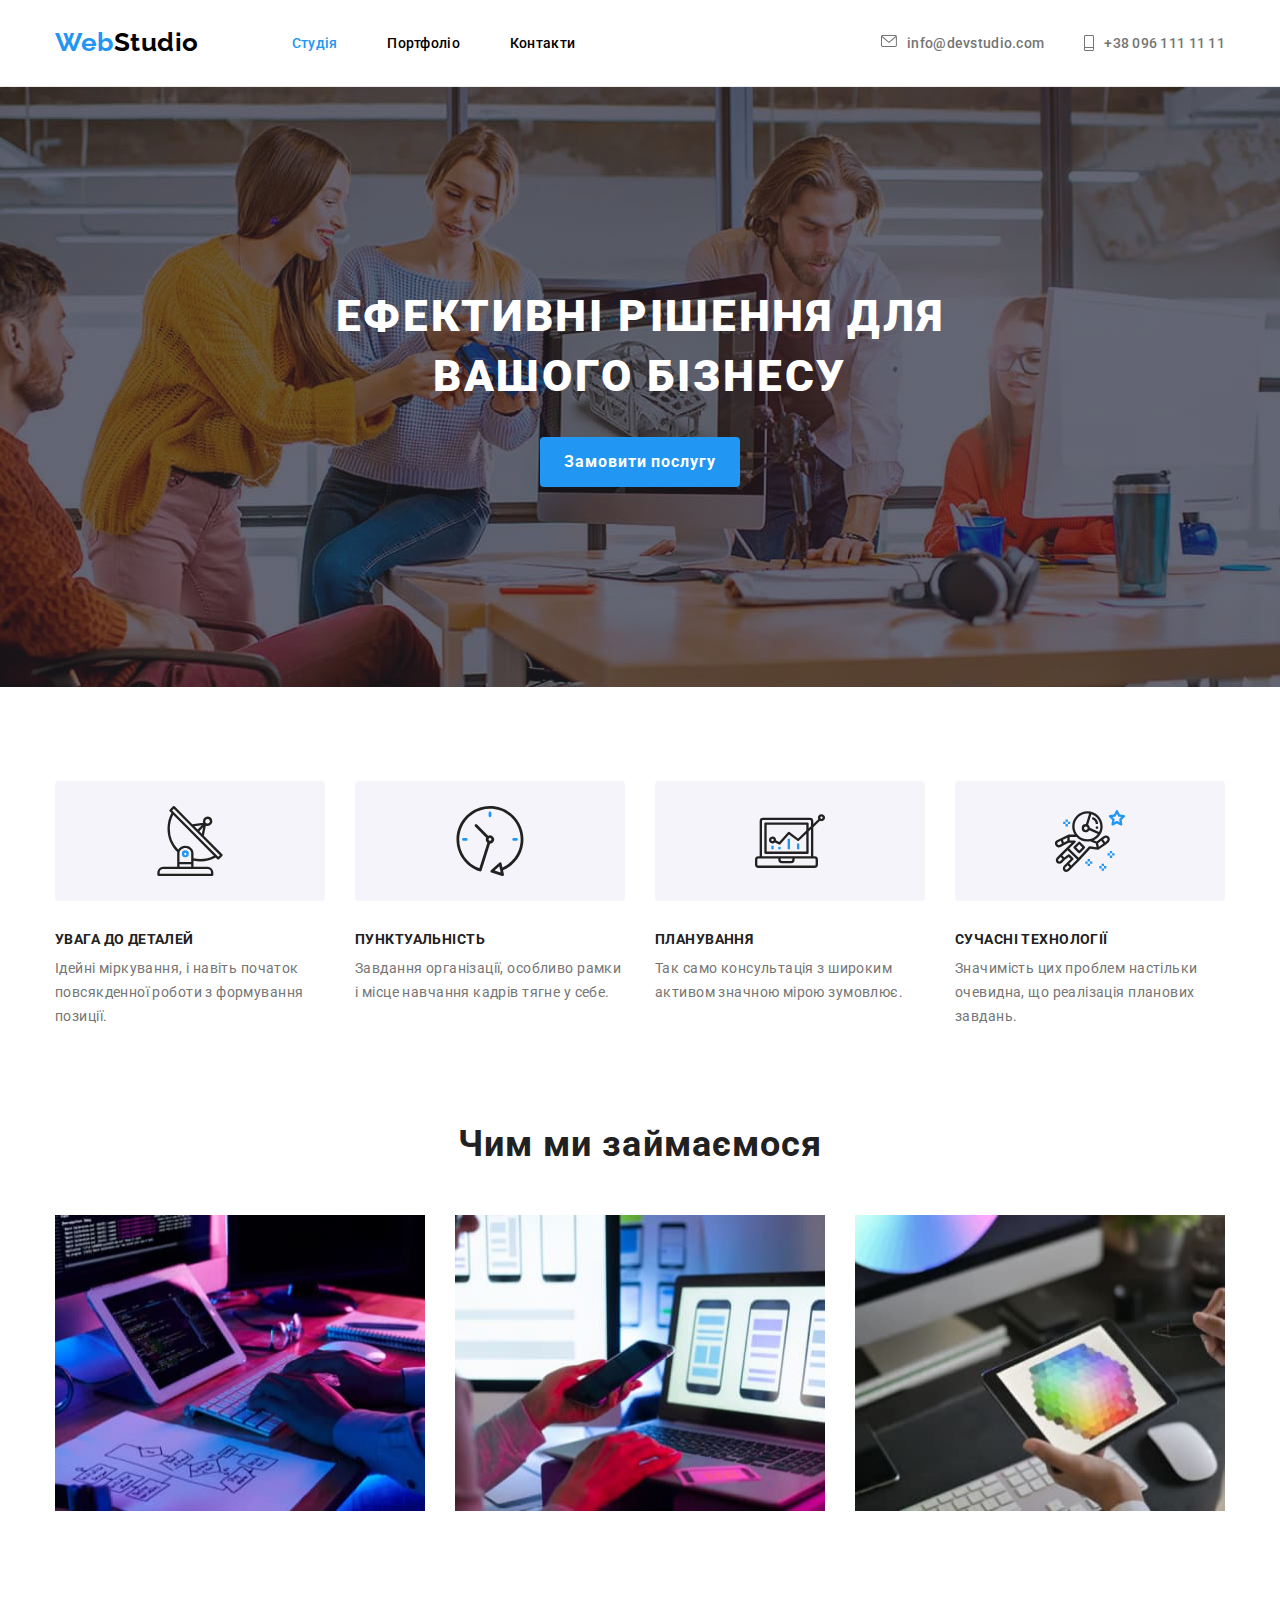
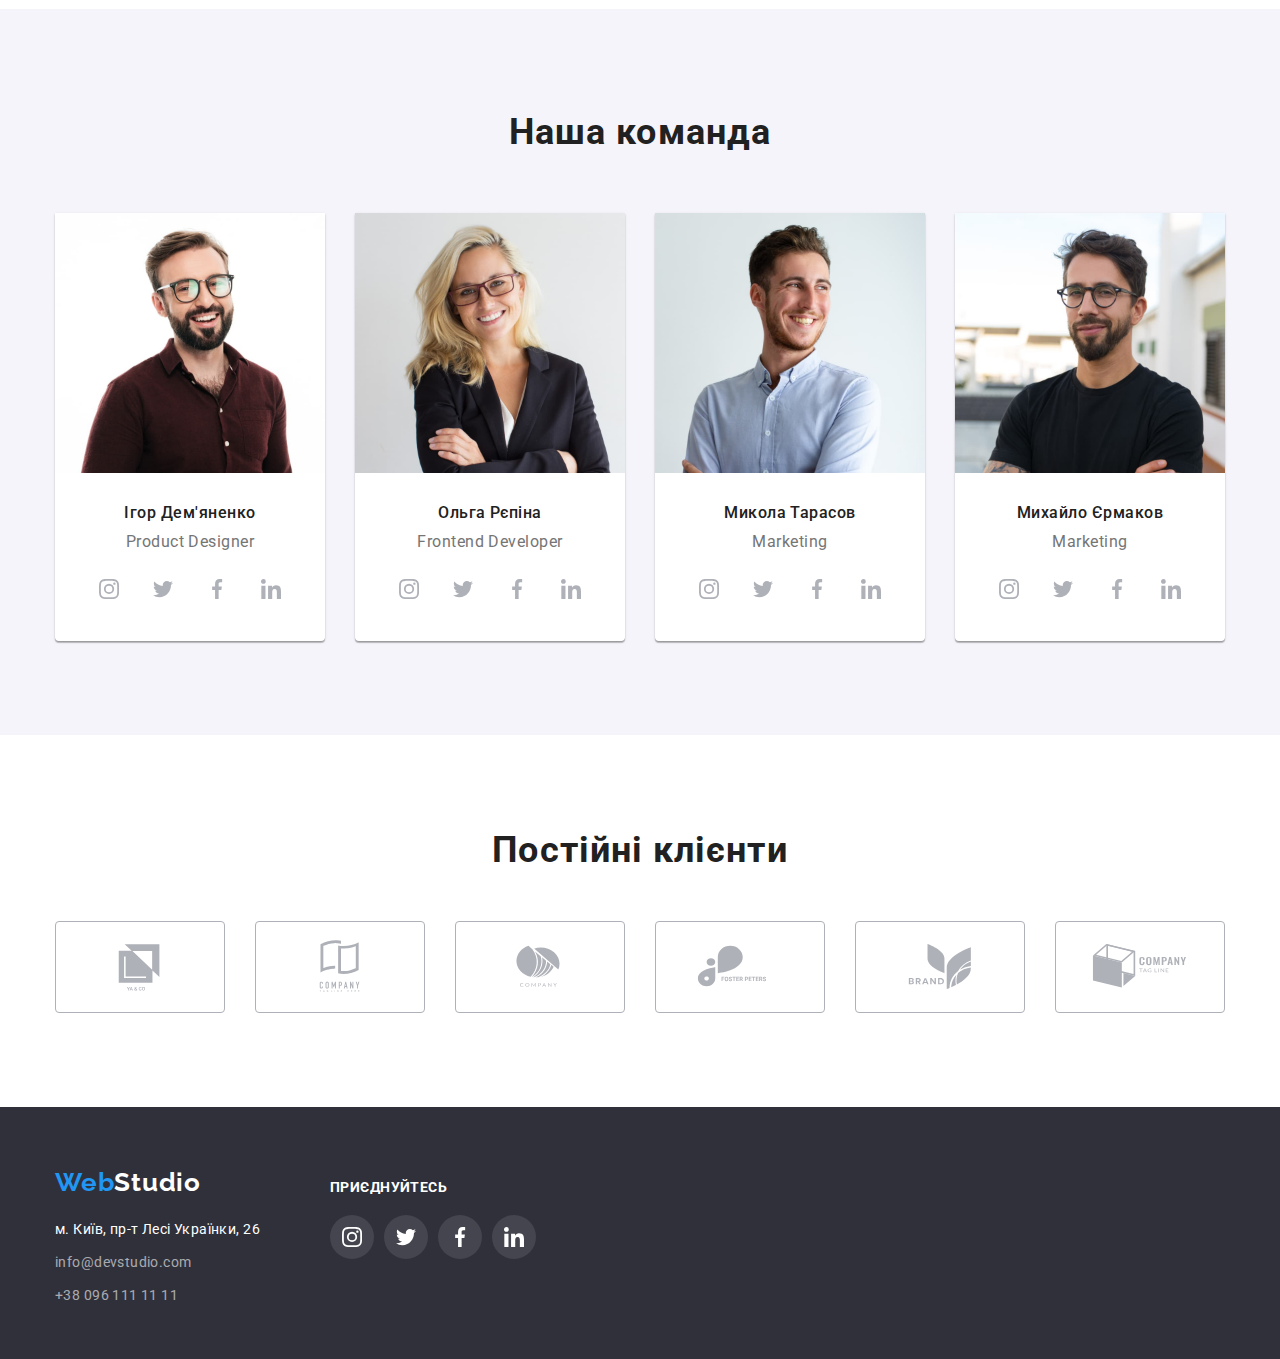
<file: index.html>
<!DOCTYPE html>
<html lang="uk">
<head>
    <meta charset="UTF-8">
    <meta http-equiv="X-UA-Compatible" content="IE=edge">
    <meta name="viewport" content="width=device-width, initial-scale=1.0">
    <link rel="preconnect" href="https://fonts.googleapis.com">
    <link rel="preconnect" href="https://fonts.gstatic.com" crossorigin>
    <link href="https://fonts.googleapis.com/css2?family=Roboto:wght@400;500;700;900&display=swap" rel="stylesheet">
    <link href="https://fonts.googleapis.com/css2?family=Raleway:wght@700&display=swap" rel="stylesheet">
    <link rel="stylesheet" href="https://cdnjs.cloudflare.com/ajax/libs/modern-normalize/1.1.0/modern-normalize.min.css">
    <title>Головна</title>
    <link rel="stylesheet" href="./css/styles.css">
</head>
<body>
    <header class="header">
        <div class="container header-container">
            <a class="logo logo-header" href="index.html">Web<span class="web-header">Studio</span></a>
            <nav class="header-navigation">
                <ul class="header-nav">
                    <li class="header-link-studio"><a class="header-nav-link header-studio current" href="index.html">Студія</a></li>
                    <li class="header-link-portfolio"><a class="header-nav-link header-potfolio" href="portfolio.html">Портфоліо</a></li>
                    <li class="header-link-contacts"><a class="header-nav-link header-contacts" href="#">Контакти</a></li>
                </ul>
            </nav>
            <ul class="header-contact">  
                <li class="header-link-mail">
                    <a class="header-mail" href="mailto:info@devstudio.com">
                        <svg class="icon-header-contact" width="16" height="12">
                            <use href="./images/icons.svg#icon-img-mail"></use>
                        </svg>info@devstudio.com</a>
                </li>   
                <li class="header-link-telnumber">
                    <a class="header-telnumber" href="tel:+380961111111">
                        <svg class="icon-header-contact" width="10" height="16">
                            <use href="./images/icons.svg#icon-img-phone"></use>
                        </svg>+38 096 111 11 11</a>
                </li>
            </ul>
        </div>
    </header>
    <main>
        <section class="hero">
            <div class="container">
                <h1 class="title">Ефективні рішення для вашого бізнесу</h1>
                <button class="button-service" type="button">Замовити послугу</button>
            </div>
        </section>
        <section class="main">
            <div class="container">
                <h2 hidden class="advantages">НАШІ ПЕРЕВАГИ</h2>
                <ul class="box-main-top">
                    <li class="box-top">
                        <a class="box-top-link" href="#">    
                            <svg class="box-top-icon" width="70" height="70">
                                <use href="./images/icons.svg#icon-img-antenna"></use>
                            </svg>
                        </a>    
                    </li>
                    <li class="box-top">
                        <a class="box-top-link" href="#">
                            <svg class="box-top-icon" width="70" height="70">
                                <use href="./images/icons.svg#icon-img-clock"></use>
                            </svg>
                        </a>    
                    </li>
                    <li class="box-top">
                        <a class="box-top-link" href="#">    
                            <svg class="box-top-icon" width="70" height="70">
                                <use href="./images/icons.svg#icon-img-diagram"></use>
                            </svg>
                        </a>    
                    </li>
                    <li class="box-top">
                        <a class="box-top-link" href="#">    
                            <svg class="box-top-icon" width="70" height="70">                                                       
                                <use href="./images/icons.svg#icon-img-astronaut"></use>
                            </svg>
                        </a>    
                    </li>
                </ul>
                <ul class="adv-list">
                    <li>
                        <h3 class="text detales">УВАГА ДО ДЕТАЛЕЙ</h3>
                        <p class="content detales">Ідейні міркування, і навіть початок повсякденної роботи з формування позиції.</p>
                    </li>
                    <li>
                        <h3 class="text tasks">ПУНКТУАЛЬНІСТЬ</h3>
                        <p class="content tasks">Завдання організації, особливо рамки і місце навчання кадрів тягне у себе.</p>
                    </li>
                    <li>
                        <h3 class="text plan">ПЛАНУВАННЯ</h3>
                        <p class="content plan">Так само консультація з широким активом значною мірою зумовлює.</p> 
                    </li>
                    <li>
                        <h3 class="text technology">СУЧАСНІ ТЕХНОЛОГІЇ</h3>
                        <p class="content technology">Значимість цих проблем настільки очевидна, що реалізація планових завдань.</p>
                    </li>
                </ul>
            </div>
            </section>
            <section class="section-about">
            <div class="container">
                <h2 class="about">Чим ми займаємося</h2>
                <ul class="info">
                    <li><img class="images-employment employment-one" src="./images/img-one.jpg" width="370" height="296" alt="our employment"></li>
                    <li><img class="images-employment employment-two" src="./images/img-two.jpg" width="370" height="296" alt="our employment"></li>
                    <li><img class="images-employment employment-three" src="./images/img-three.jpg" width="370" height="296" alt="our employment"></li>
                </ul>
                </div>
            </section>
            <section class="team">
            <div class="container">
            <h2 class="our-team">Наша команда</h2>
            <ul class="employers">
                <li class="info-about-employers">
                    <img class="employers-img" src="./images/img-four.jpg" width="270" height="260" alt="Ігор Дем'яненко">
                    <div class="text-about-employers">                    
                    <h3 class="names">Ігор Дем'яненко</h3>
                    <p class="content-about">Product Designer</p>
                    <ul class="ul-links-employers">
                        <li class="li-links-employers">
                            <a class="links-employers" href="#">
                                <svg class="icon-links-employers" width="20" height="20">
                                    <use href="./images/icons.svg#icon-img-instagram"></use>
                                </svg>
                            </a>
                        </li>
                        <li class="li-links-employers">
                            <a class="links-employers" href="#">
                                <svg class="icon-links-employers" width="20" height="20">
                                    <use href="./images/icons.svg#icon-img-twitter"></use>
                                </svg>
                            </a>
                        </li>
                        <li class="li-links-employers">
                            <a class="links-employers" href="#">
                                <svg class="icon-links-employers" width="20" height="20">
                                    <use href="./images/icons.svg#icon-img-facebook"></use>
                                </svg>
                            </a>
                        </li>
                        <li class="li-links-employers">
                            <a class="links-employers" href="#">
                                <svg class="icon-links-employers" width="20" height="20">
                                    <use href="./images/icons.svg#icon-img-in"></use>
                                </svg>
                            </a>
                        </li>
                    </ul> 
                </div> 
                </li>
                <li class="info-about-employers">
                    <img class="employers-img" src="./images/img-five.jpg" width="270" height="260" alt="Ольга Рєпіна">
                    <div class="text-about-employers">
                    <h3 class="names">Ольга Рєпіна</h3>
                    <p class="content-about">Frontend Developer</p>
                    <ul class="ul-links-employers">
                        <li class="li-links-employers">
                            <a class="links-employers" href="#">
                                <svg class="icon-links-employers" width="20" height="20">
                                    <use href="./images/icons.svg#icon-img-instagram"></use>
                                </svg>
                            </a>
                        </li>
                        <li class="li-links-employers">
                            <a class="links-employers" href="#">
                                <svg class="icon-links-employers" width="20" height="20">
                                    <use href="./images/icons.svg#icon-img-twitter"></use>
                                </svg>
                            </a>
                        </li>
                        <li class="li-links-employers">
                            <a class="links-employers" href="#">
                                <svg class="icon-links-employers" width="20" height="20">
                                    <use href="./images/icons.svg#icon-img-facebook"></use>
                                </svg>
                            </a>
                        </li>
                        <li class="li-links-employers">
                            <a class="links-employers" href="#">
                                <svg class="icon-links-employers" width="20" height="20">
                                    <use href="./images/icons.svg#icon-img-in"></use>
                                </svg>
                            </a>
                        </li>
                    </ul>
                    </div>    
                </li>
                <li class="info-about-employers">
                    <img class="employers-img" src="./images/img-six.jpg" width="270" height="260" alt="Микола Тарасов">
                    <div class="text-about-employers">
                    <h3 class="names">Микола Тарасов</h3>
                    <p class="content-about">Marketing</p>
                    <ul class="ul-links-employers">
                        <li class="li-links-employers">
                            <a class="links-employers" href="#">
                                <svg class="icon-links-employers" width="20" height="20">
                                    <use href="./images/icons.svg#icon-img-instagram"></use>
                                </svg>
                            </a>
                        </li>
                        <li class="li-links-employers">
                            <a class="links-employers" href="#">
                                <svg class="icon-links-employers" width="20" height="20">
                                    <use href="./images/icons.svg#icon-img-twitter"></use>
                                </svg>
                            </a>
                        </li>
                        <li class="li-links-employers">
                            <a class="links-employers" href="#">
                                <svg class="icon-links-employers" width="20" height="20">
                                    <use href="./images/icons.svg#icon-img-facebook"></use>
                                </svg>
                            </a>
                        </li>
                        <li class="li-links-employers">
                            <a class="links-employers" href="#">
                                <svg class="icon-links-employers" width="20" height="20">
                                    <use href="./images/icons.svg#icon-img-in"></use>
                                </svg>
                            </a>
                        </li>
                    </ul> 
                    </div>
                </li>
                <li class="info-about-employers">
                    <img class="employers-img" src="./images/img-seven.jpg" width="270" height="260" alt="Михайло Єрмаков">
                    <div class="text-about-employers">
                    <h3 class="names">Михайло Єрмаков</h3>
                    <p class="content-about">Marketing</p>
                    <ul class="ul-links-employers">
                        <li class="li-links-employers">
                            <a class="links-employers" href="#">
                                <svg class="icon-links-employers" width="20" height="20"> 
                                    <use href="./images/icons.svg#icon-img-instagram"></use>
                                </svg>
                            </a>
                        </li>
                        <li class="li-links-employers">
                            <a class="links-employers" href="#">
                                <svg class="icon-links-employers" width="20" height="20">
                                    <use href="./images/icons.svg#icon-img-twitter"></use>
                                </svg>
                            </a>
                        </li>
                        <li class="li-links-employers">
                            <a class="links-employers" href="#">
                                <svg class="icon-links-employers" width="20" height="20">
                                    <use href="./images/icons.svg#icon-img-facebook"></use>
                                </svg>
                            </a>
                        </li>
                        <li class="li-links-employers">
                            <a class="links-employers" href="#">
                                <svg class="icon-links-employers" width="20" height="20">
                                    <use href="./images/icons.svg#icon-img-in"></use>
                                </svg>
                            </a>
                        </li>
                    </ul> 
                    </div>    
                </li>
            </ul>
            </div>
            </section>
            <div class="container">
            <section class="regular-clients">
                <h2 class="clients-names">Постійні клієнти</h2>
                <ul class="box-main-bottom">
                    <li class="box-bottom">
                        <a class="link-box-bottom" href="#"> 
                            <svg class="box-bottom-icon" width="106" height="60">
                                <use href="./images/icons.svg#icon-img-yaco"></use>
                            </svg>
                        </a>    
                    </li>
                    <li class="box-bottom">
                        <a class="link-box-bottom" href="#">   
                            <svg class="box-bottom-icon" width="106" height="60">
                                <use href="./images/icons.svg#icon-img-company-first"></use>
                            </svg>
                        </a>    
                    </li>
                    <li class="box-bottom">
                        <a class="link-box-bottom" href="#">   
                            <svg class="box-bottom-icon" width="106" height="60">
                                <use href="./images/icons.svg#icon-img-company-second"></use>
                            </svg>
                        </a>
                    </li>
                    <li class="box-bottom">
                        <a class="link-box-bottom" href="#">   
                            <svg class="box-bottom-icon" width="106" height="60">
                                <use href="./images/icons.svg#icon-img-fosterpeters"></use>
                            </svg>
                        </a>
                    </li>
                    <li class="box-bottom">
                        <a class="link-box-bottom" href="#">
                            <svg class="box-bottom-icon" width="106" height="60">
                                <use href="./images/icons.svg#icon-img-brand"></use>
                            </svg>
                        </a>
                    </li>
                    <li class="box-bottom">
                        <a class="link-box-bottom" href="#">
                            <svg class="box-bottom-icon" width="106" height="60">
                                <use href="./images/icons.svg#icon-img-company-third"></use>
                            </svg>
                        </a>
                    </li>   
                </ul>
            </section>
            </div>
    </main>
    <footer class="footer">
        <div class="container container-footer">
        <ul class="boxes-footer">
        <div class="div-footer">   
        <a class="logo logo-footer" href="index.html">Web<span class="web-footer">Studio</span></a>
        <address class="adress-footer">
            <ul class="address">
                <li class="adress-map-link">
                    <a class="adress-map" href="https://goo.gl/maps/D22ueu3zesJyhBiw9" target="_blank"
                        rel="noopener noreferrer">м. Київ, пр-т Лесі Українки, 26</a>
                </li>
                <li class="mail-link">
                    <a class="link" href="mailto:info@devstudio.com">info@devstudio.com</a>
                </li>
                <li class="phone-link">
                    <a class="link" href="tel:+380961111111">+38 096 111 11 11</a>
                </li>
            </ul>
        </div>     
        </address>
        <div class="footer-social">
            <h4 class="subscribe">Приєднуйтесь</h4>
            <ul class="footer-social-list">
                <li class="footer-social-item">
                    <a class="footer-social-link" href="#">
                        <svg class="footer-social-sign" width="20" height="20">
                            <use href="./images/icons.svg#icon-img-instagram"></use>
                        </svg>
                    </a>    
                </li>
                <li class="footer-social-item">
                    <a class="footer-social-link" href="#">
                        <svg class="footer-social-sign" width="20" height="20">
                            <use href="./images/icons.svg#icon-img-twitter"></use>
                        </svg>
                    </a>    
                </li>
                <li class="footer-social-item">
                    <a class="footer-social-link" href="#">
                        <svg class="footer-social-sign" width="20" height="20">
                            <use href="./images/icons.svg#icon-img-facebook"></use>
                        </svg>
                    </a>    
                </li>
                <li class="footer-social-item">
                    <a class="footer-social-link" href="#">
                        <svg class="footer-social-sign" width="20" height="20">
                            <use href="./images/icons.svg#icon-img-in"></use>
                        </svg>
                    </a>    
                </li>
            </ul>
            </ul>
        </div>
        </div>
    </footer>
</body>
</html>
</file>
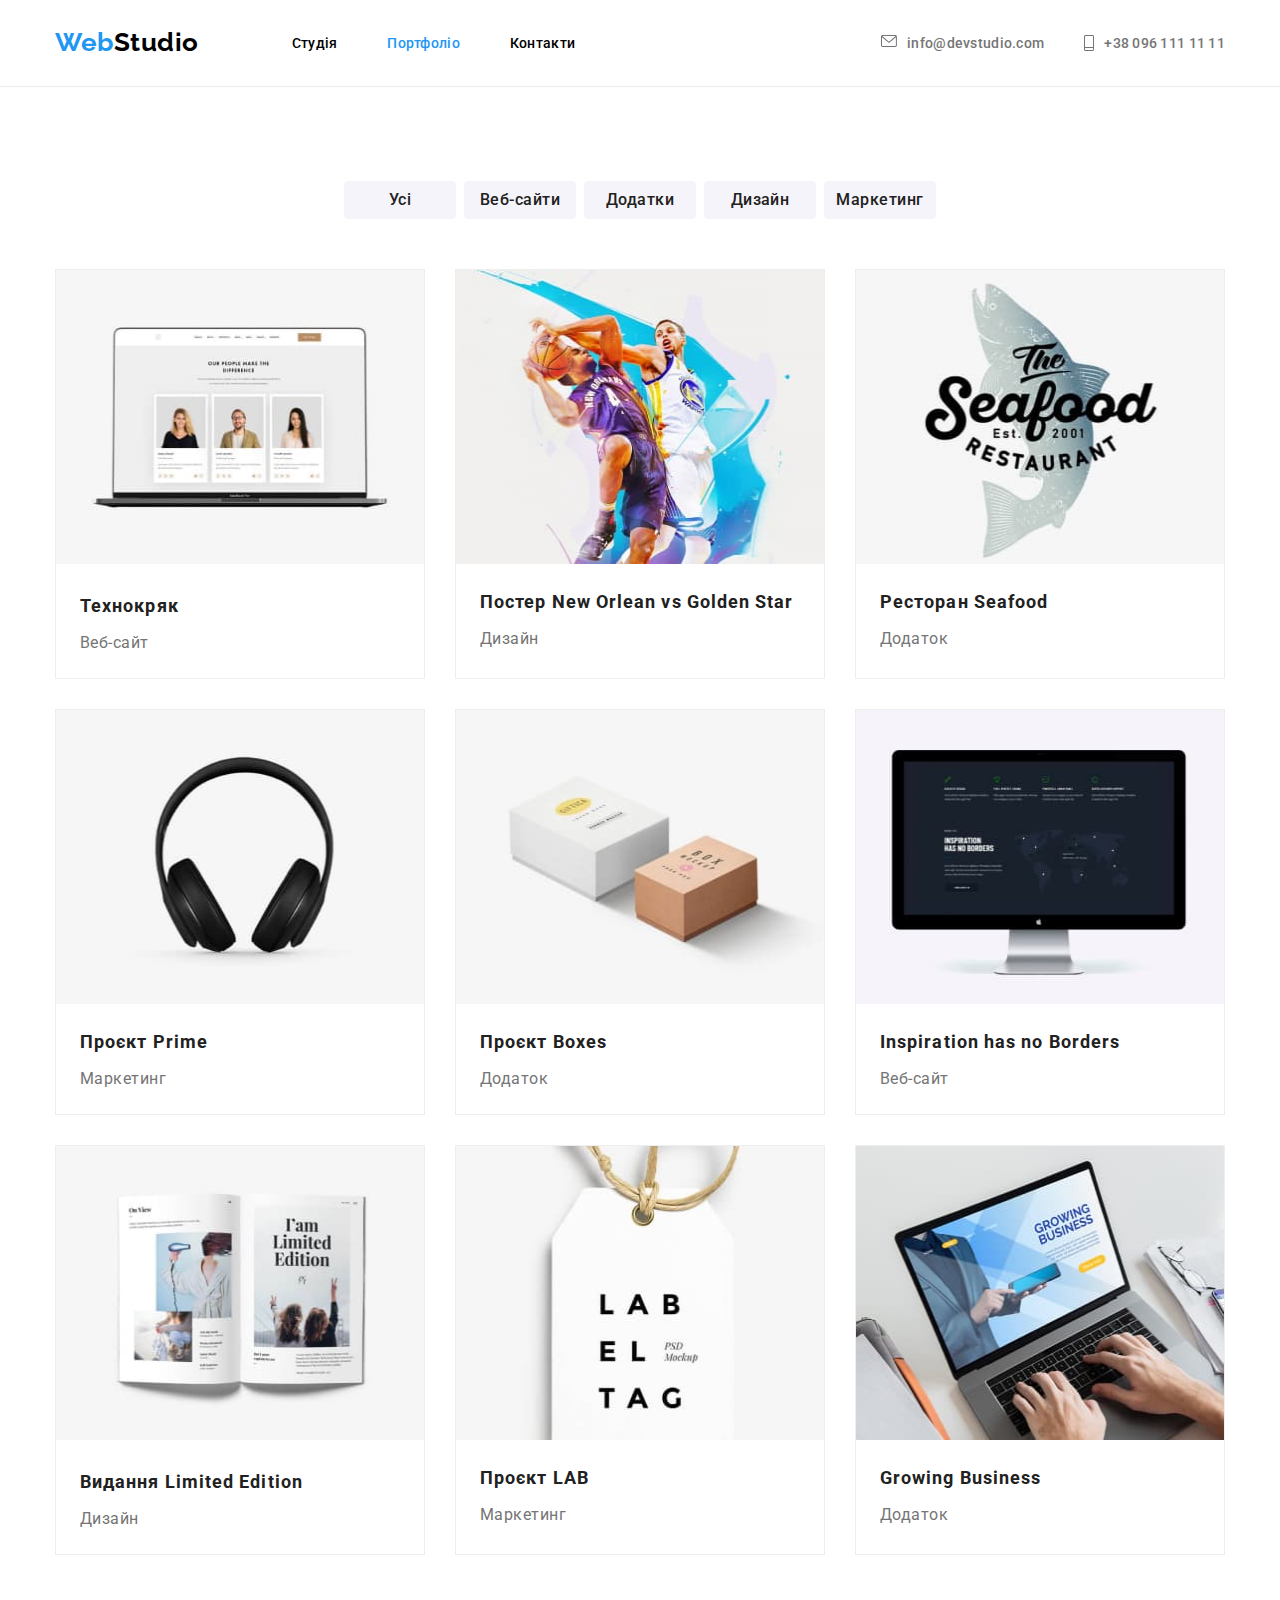
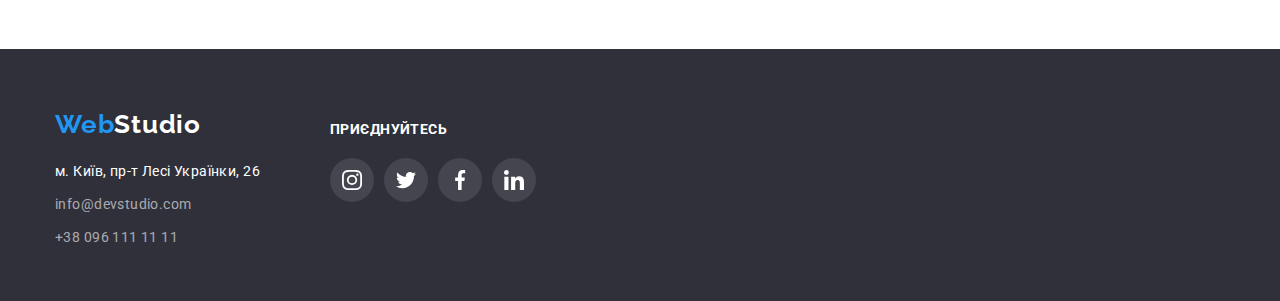
<file: portfolio.html>
<!DOCTYPE html>
<html lang="uk">
<head>
    <meta charset="UTF-8">
    <meta http-equiv="X-UA-Compatible" content="IE=edge">
    <meta name="viewport" content="width=device-width, initial-scale=1.0">
    <link rel="preconnect" href="https://fonts.googleapis.com">
    <link rel="preconnect" href="https://fonts.gstatic.com" crossorigin>
    <link href="https://fonts.googleapis.com/css2?family=Roboto:wght@400;500;700;900&display=swap" rel="stylesheet">
    <link href="https://fonts.googleapis.com/css2?family=Raleway:wght@700&display=swap" rel="stylesheet">
    <link rel="stylesheet" href="https://cdnjs.cloudflare.com/ajax/libs/modern-normalize/1.1.0/modern-normalize.min.css">
    <title>Портфоліо</title>
    <link rel="stylesheet" href="./css/styles.css">
</head>
<body>
    <header class="header">
        <div class="container header-container">
            <a class="logo logo-header" href="index.html">Web<span class="web-header">Studio</span></a>
            <nav class="header-navigation">
                <ul class="header-nav">
                    <li class="header-link-studio"><a class="header-nav-link header-studio" href="index.html">Студія</a></li>
                    <li class="header-link-portfolio"><a class="header-nav-link header-potfolio current"href="portfolio.html">Портфоліо</a></li>
                    <li class="header-link-contacts"><a class="header-nav-link header-contacts" href="#">Контакти</a></li>
                </ul>
            </nav>
            <ul class="header-contact">  
                <li class="header-link-mail">
                    <a class="header-mail" href="mailto:info@devstudio.com">
                        <svg class="icon-header-contact" width="16" height="12">
                            <use href="./images/icons.svg#icon-img-mail"></use>
                        </svg>info@devstudio.com</a>
                </li>   
                <li class="header-link-telnumber">
                    <a class="header-telnumber" href="tel:+380961111111">
                        <svg class="icon-header-contact" width="10" height="16">
                            <use href="./images/icons.svg#icon-img-phone"></use>
                        </svg>+38 096 111 11 11</a>
                </li>
            </ul>
        </div>
    </header>
    <main>
        <section class="main-portfolio">
            <div class="container">
            <h1 hidden class="work">Наша робота</h1>
            <ul class="button">
                <li><button class="buttons" type="button">Усі</button></li>
                <li><button class="buttons" type="button">Веб-сайти</button></li>
                <li><button class="buttons" type="button">Додатки</button></li>
                <li><button class="buttons" type="button">Дизайн</button></li>
                <li><button class="buttons" type="button">Маркетинг</button></li>
            </ul>
            <ul class="all">
                <li class="all-about">
                    <a class="link-about" href="#">
                        <img src="./images/img-portfolioone.jpg" width="368" height="294" alt="Технокряк">
                        <div class="div-all-about">
                            <h2 class="titles-all">Технокряк</h2>
                            <p class="about-all">Веб-сайт</p>
                        </div>
                    </a>
                </li>
                <li class="all-about">
                    <a class="link-about" href="#">
                        <img class="img-all-about" src="./images/img-portfoliotwo.jpg" width="368" height="294" alt="Постер New Orlean vs Golden Star">
                        <div class="div-all-about">
                            <h2 class="titles-all">Постер New Orlean vs Golden Star</h2>
                            <p class="about-all">Дизайн</p>
                        </div>
                    </a>
                </li>
                <li class="all-about">
                    <a class="link-about" href="#">
                        <img class="img-all-about" src="./images/img-portfoliothree.jpg" width="368" height="294" alt="Ресторан Seafood">
                        <div class="div-all-about">
                            <h2 class="titles-all">Ресторан Seafood</h2>
                            <p class="about-all">Додаток</p>
                        </div>
                    </a>
                </li>
                <li class="all-about">
                    <a class="link-about" href="#">
                        <img class="img-all-about" src="./images/img-portfoliofour.jpg" width="368" height="294" alt="Проєкт Prime">
                        <div class="div-all-about">
                            <h2 class="titles-all">Проєкт Prime</h2>
                            <p class="about-all">Маркетинг</p>
                        </div>
                    </a>
                </li>
                <li class="all-about">
                    <a class="link-about" href="#">
                        <img class="img-all-about" src="./images/img-portfoliofive.jpg" width="368" height="294" alt="Проєкт Boxes">
                        <div class="div-all-about">
                            <h2 class="titles-all">Проєкт Boxes</h2>
                            <p class="about-all">Додаток</p>
                        </div>
                    </a>
                </li>
                <li class="all-about">
                    <a class="link-about" href="#">
                        <img class="img-all-about" src="./images/img-portfoliosix.jpg" width="368" height="294" alt="Inspiration has no Borders">
                        <div class="div-all-about">
                            <h2 class="titles-all">Inspiration has no Borders</h2>
                            <p class="about-all">Веб-сайт</p>
                        </div>
                    </a>
                </li>
                <li class="all-about">
                    <a class="link-about" href="#">
                        <img src="./images/img-portfolioseven.jpg" width="368" height="294" alt="Видання Limited Edition">
                        <div class="div-all-about">
                            <h2 class="titles-all">Видання Limited Edition</h2>
                            <p class="about-all">Дизайн</p>
                        </div>
                    </a>
                </li>
                <li class="all-about">
                    <a class="link-about" href="#">
                        <img class="img-all-about" src="./images/img-portfoliooneeight.jpg" width="368" height="294" alt="Проєкт LAB">
                        <div class="div-all-about">
                            <h2 class="titles-all">Проєкт LAB</h2>
                            <p class="about-all">Маркетинг</p>
                        </div>
                    </a>
                </li>
                <li class="all-about">
                    <a class="link-about" href="#">
                        <img class="img-all-about" src="./images/img-portfolionine.jpg" width="368" height="294" alt="Growing Business">
                        <div class="div-all-about">
                            <h2 class="titles-all">Growing Business</h2>
                            <p class="about-all">Додаток</p> 
                        </div>       
                    </a>
                </li>
            </ul>
            </div>
        </section>
    </main>
    <footer class="footer">
        <div class="container container-footer">
        <ul class="boxes-footer">
        <div class="div-footer">   
        <a class="logo logo-footer" href="index.html">Web<span class="web-footer">Studio</span></a>
        <address class="adress-footer">
            <ul class="address">
                <li class="adress-map-link">
                    <a class="adress-map" href="https://goo.gl/maps/D22ueu3zesJyhBiw9" target="_blank"
                        rel="noopener noreferrer">м. Київ, пр-т Лесі Українки, 26</a>
                </li>
                <li class="mail-link">
                    <a class="link" href="mailto:info@devstudio.com">info@devstudio.com</a>
                </li>
                <li class="phone-link">
                    <a class="link" href="tel:+380961111111">+38 096 111 11 11</a>
                </li>
            </ul>
        </div>     
        </address>
        <div class="footer-social">
            <h4 class="subscribe">Приєднуйтесь</h4>
            <ul class="footer-social-list">
                <li class="footer-social-item">
                    <a class="footer-social-link" href="#">
                        <svg class="footer-social-sign" width="20" height="20">
                            <use href="./images/icons.svg#icon-img-instagram"></use>
                        </svg>
                    </a>    
                </li>
                <li class="footer-social-item">
                    <a class="footer-social-link" href="#">
                        <svg class="footer-social-sign" width="20" height="20">
                            <use href="./images/icons.svg#icon-img-twitter"></use>
                        </svg>
                    </a>    
                </li>
                <li class="footer-social-item">
                    <a class="footer-social-link" href="#">
                        <svg class="footer-social-sign" width="20" height="20">
                            <use href="./images/icons.svg#icon-img-facebook"></use>
                        </svg>
                    </a>    
                </li>
                <li class="footer-social-item">
                    <a class="footer-social-link" href="#">
                        <svg class="footer-social-sign" width="20" height="20">
                            <use href="./images/icons.svg#icon-img-in"></use>
                        </svg>
                    </a>    
                </li>
            </ul>
            </ul>
        </div>
        </div>
    </footer>
</body>
</html>
</file>
<file: css/styles.css>
body {
    font-family: 'Roboto', sans-serif; 
    color: #212121;
}

main,
header {
    background-color: var(--brand-white);
}

:root {
    --brand-dark-blue: #0616a5;
    --brand-light-blue: #2196F3;
    --brand-white: #FFFFFF;
    --brand-dark: #000;
    --brand-grey: #757575; 
    --brand-black: #212121; 
    --brand-white-grey: #F5F5F5;
}

* {
    box-sizing: border-box;
}

header {
    border-bottom: 1.5px solid #ECECEC;
}

h1,
h2,
h3,
h4,
h5,
h6, 
p {
    margin: 0;
}

* {
    margin: 0;
}

ul {
    list-style: none;
    margin: 0;
    padding: 0;
}

button {
    cursor: pointer;
}

address {
    font-style: normal;
}

.container {
    width: 1200px;
    padding-left: 15px;
    padding-right: 15px;
    margin: 0 auto;
}

.logo {
    font-weight: 700;
    font-size: 26px;
    line-height: 1.1923;
    letter-spacing: 0.03em;
    color: var(--brand-light-blue);
    font-family: 'Raleway', sans-serif;
    text-decoration: none;
}

.logo-header {
    margin-right: 93px;
    padding: 28px 0px 28px 0px;
}

.web-header {
    color: #000;
}

.header-link-studio,
.header-link-portfolio,
.header-link-contacts,
.header-link-mail,
.header-link-telnumber {
    padding: 32px 0px 32px 0px;
}

.web-footer {
    color: var(--brand-white);
}

.header-link-studio,
.header-link-portfolio {
    margin-right: 50px;
}

.header-link-mail {
    margin-right: 40px;
}

.header-navigation {
    margin-right: auto; 
}

.header {
    vertical-align: auto;
}

.header .logo {
    font-weight: 700;
    font-size: 26px;
}

.header-container {
    display: flex;
    align-items: center;
}

.header a {
    font-weight: 500;
    font-size: 14px;
    line-height: 1.1428;
    letter-spacing: 0.02em;
    text-decoration: none;
}

.header-nav,
.header-contact {
    list-style: none;
    display: flex;
}

.header-nav-link {
    color: var(--brand-dark);
}

.icon-header-contact {
    fill: var(--brand-grey);
    margin-right: 10px;
}

.header-mail:hover .icon-header-contact,
.header-mail:focus .icon-header-contact,
.header-telnumber:hover .icon-header-contact,
.header-telnumber:focus .icon-header-contact {
    fill: var(--brand-light-blue);
    color: var(--brand-light-blue);
}

.header-mail:active .icon-header-contact,
.header-telnumber:active .icon-header-contact {
    fill: var(--brand-dark-blue);
}



.header-link-mail, 
.header-link-telnumber {
    display: flex;
    text-align: center;
    justify-content: center;
}

.header-mail,
.header-telnumber {
    color: var(--brand-grey);
    display: flex;
    text-align: center;
}

.header-nav-link:hover,
.header-mail:hover,
.header-telnumber:hover,
.header-nav-link:focus,
.header-mail:focus,
.header-telnumber:focus {
    color: var(--brand-light-blue);
}

.header-nav-link:active,
.header-mail:active,
.header-telnumber:active {
    color: var(--brand-dark-blue);
}

.hero {
    text-align: center;
    background-color: #2F303A;
    font-weight: 700;
    font-family: inherit;
    padding: 200px 0px 200px 0px;
    background-image: url(../images/img-background-main\ .jpg);
    background-repeat: no-repeat;
    background-size: cover;
    background-position: center;
    height: 600px;
    background-image: linear-gradient(to right, rgba(47, 48, 58, 0.4), rgba(47, 48, 58, 0.4)), url(../images/img-background-main\ .jpg);
}

.title {
    font-weight: 900;
    font-size: 44px;
    line-height: 1.3636; 
    letter-spacing: 0.06em;
    text-transform: uppercase;
    color: var(--brand-white);
    margin: 0px 252px 0px 252px;
}

.button-service {
    min-width: 200px;
    height: 50px;
    font-weight: 700;
    font-size: 16px;
    line-height: 1.875;
    text-align: center;
    letter-spacing: 0.06em;
    color: var(--brand-white);
    background: var(--brand-light-blue); 
    cursor: pointer;
    border: none;
    border-radius: 4px;
    margin-top: 30px;
}

.button-service:hover,
.button-service:focus {
    background-color: rgb(64, 66, 206);
}

.button-service:active {
    background-color: var(--brand-dark-blue);
}

.main {
    padding-top: 94px;
}

.advantages { 
    text-align: center;
    font-size: 25px;
    padding-top: 60px;
}

.text {
    font-size: 14px;
    line-height: 1.1428;
    letter-spacing: 0.03em;

}

.box-main-top {
    display: flex;
    flex-wrap: wrap;
    margin: auto;
    gap: 30px;
    margin-bottom: 30px;
}

.box-top {
    width: 270px;
    height: 120px;
}

.box-top-link {
    width: 100%;
    height: 100%;
    background-color: #F5F4FA;
    border-radius: 4px;
    background-repeat: no-repeat;
    display: flex;
    justify-content: center;
    align-items: center;
}

.box-top-icon {
    display: flex;
    justify-content: center;
    align-self: center;
}

.adv-list {
    list-style: none;
    display: flex;
    gap: 30px;
}

.plan,
.tasks {
    width: 270px;
}

.content {
    font-size: 14px;
    line-height: 1.7142;
    letter-spacing: 0.03em;
    color: var(--brand-grey);
    margin-top: 10px;
}

.section-about {
    padding: 94px 0px 94px 0px;
}

.about {
    font-size: 36px;
    line-height: 1.1666;
    text-align: center;
    letter-spacing: 0.03em;
    color: var(--brand-black);
    margin: 0px 0px 50px 0px;
}

.info {
    list-style: none;
    display: block;
    display: flex;
    gap: 30px;
}

.text-about-employers {
    padding: 30px 0px 30px 0px;
}

.team {
    background-color: #F5F4FA;
    padding: 94px 0px 94px 0px;
}

.our-team {
    font-size: 36px;
    line-height: 1.6666;
    text-align: center;
    letter-spacing: 0.03em;
    margin: 0px 0px 50px 0px;
}

.employers-img {
    display: block;
}

.employers {
    list-style: none;
    display: flex;
    gap: 30px;
}

.info-about-employers {
    width: 270px;
    height: 428px;
    background-color: #FFFFFF;
    text-align: center;
    border-radius: 0px 0px 4px 4px;
    box-shadow: 0px 1px 3px rgba(0, 0, 0, 0.12), 0px 1px 1px rgba(0, 0, 0, 0.14), 0px 2px 1px rgba(0, 0, 0, 0.2);
    margin: 0;
}

.names {
    font-weight: 500;
    font-size: 16px;
    line-height: 1.1875;
    letter-spacing: 0.03em;
    margin-bottom: 10px;
}

.content-about {
    margin-bottom: 16px;
}

.ul-links-employers {
    display: flex;
    justify-content: center;
    gap: 10px;
}

.li-links-employers {
    width: 44px;
    height: 44px;
}

.links-employers {
    width: 100%;
    height: 100%;
    border-radius: 50%;
    display: flex;
    align-items: center;
    justify-content: center;
}

.icon-links-employers {
    fill: #AFB1B8;
}

.links-employers:hover,
.links-employers:focus{
    background-color: #2196F3;
}

.links-employers:active {
    background-color: var(--brand-dark-blue);
}

.links-employers:hover .icon-links-employers {
    fill: var(--brand-white);
}

.links-employers:focus .icon-links-employers {
    fill: var(--brand-white);
}

.content-about {
    font-size: 16px;
    line-height: 1.1875;
    letter-spacing: 0.03em;
    color: var(--brand-grey);
}

.regular-clients {
    padding: 94px 0px 94px 0px;
}

.clients-names {
    font-weight: 700;
    font-size: 36px;
    line-height: 42px;
    text-align: center;
    letter-spacing: 0.03em;
    margin-bottom: 50px;
}

.box-main-bottom {
    display: flex;
    flex-wrap: wrap;
    margin: auto;
    gap: 30px;
}

.box-bottom {
    width: 170px;
    height: 92px;
}

.link-box-bottom {
    width: 100%;
    height: 100%;
    border: 1px solid #AFB1B8;
    border-radius: 4px;
    content: "";
    background-repeat: no-repeat;
    background-position: center;
    display: flex;
    justify-content: center;
    align-items: center;
}

.link-box-bottom,
.box-bottom-icon {
    fill: #AFB1B8;
}

.link-box-bottom:hover .box-bottom-icon {
    fill: #2196F3;
}

.link-box-bottom:focus .box-bottom-icon {
    fill: #2196F3;
    border-color: var(--brand-dark-blue);
}

.link-box-bottom:hover,
.link-box-bottom:focus {
    border-color: #2196F3;
}

.box-bottom-icon:hover,
.box-bottom-icon:focus {
    fill: #2196F3;
}

.footer { 
    height: 252px;
    background: #2F303A;
    padding-top: 60px;
    padding-bottom: 60px;
}

.address {
    list-style: none;
}

.adress-map {
    font-size: 14px;
    line-height: 1.7142;
    letter-spacing: 0.03em;
    color: var(--brand-white);
    text-decoration: none;
}

.link { 
    font-size: 14px;
    line-height: 1.7142;
    letter-spacing: 0.03em;
    color: rgba(255, 255, 255, 0.6);
    text-decoration: none;
}

.adress-map:hover,
.link:hover,
.adress-map:focus,
.link:focus {
    color: var(--brand-light-blue);
}

.adress-map-link {
    margin-top: 20px;
}

.mail-link,
.phone-link {
    margin-top: 9px;
}

.main-portfolio {
    padding: 94px 0px 94px 0px;
}

.work {
    text-align: center;
}

.button {
    list-style: none;
    display: flex;
    align-items: center;
    justify-content: center;
    margin-bottom: 50px;
    gap: 8px;
}

.buttons {
    min-width: 112px;
    height: 38px;
    font-weight: 500;
    font-size: 16px;
    line-height: 1.625;
    text-align: center;
    letter-spacing: 0.03em;
    color: var(--brand-black);
    background-color: #F5F4FA;
    border-radius: 4px;
    border: none; 
}
.buttons:hover,
.buttons:focus {
    color: var(--brand-white);
    background-color: var(--brand-light-blue);
}

.buttons:hover {
    box-shadow: 0px 3px 1px rgba(0, 0, 0, 0.1), 0px 1px 2px rgba(0, 0, 0, 0.08), 0px 2px 2px rgba(0, 0, 0, 0.12);
}   

.buttons:active {
    color: var(--brand-white);
    background-color: var(--brand-dark-blue);
}

.button .buttons {
    font-family: inherit; 
}

.all {
    list-style: none;
    display: flex;
    flex-wrap: wrap;
    gap: 30px;
}

.all-about { 
    width: 370px;
    background: var(--brand-white);
    border: 1px solid #EEEEEE;
}

.div-all-about {
    padding: 20px 24px 20px 24px;
}

.img-all-about {
    display: block;
} 

.link-about:hover {
    box-shadow: 0px 1px 1px rgba(0, 0, 0, 0.12), 0px 4px 4px rgba(0, 0, 0, 0.06), 1px 4px 6px rgba(0, 0, 0, 0.16); 
}

.titles-all {
    font-size: 18px;
    line-height: 36px;
    letter-spacing: 0.06em;
    color: var(--brand-black);
    text-decoration: none;
    min-width: 322px;
    margin-bottom: 4px;
}

.about-all {
    line-height: 30px;
    font-weight: 400;
    font-size: 16px;
    letter-spacing: 0.03em;
    color: var(--brand-grey);
}

.link-about {
    font-size: 16px;
    letter-spacing: 0.03em;
    color: var(--brand-grey);
    text-decoration: none;
    display: block;
}

.link-about:hover {
    box-shadow: 0px, 1px, 1px, rgba(0, 0, 0, 0.12), 0px, 4px, 4px, rgba(0, 0, 0, 0.06), 1px, 4px, 6px, rgba(0, 0, 0, 0.16);
}

.subscribe {
    margin-bottom: 20px;
    font-size: 14px;
    letter-spacing: 0.03em;
    text-transform: uppercase;
    color: var(--brand-white);
}

.footer-social {
    margin-left: 70px;
    padding-top: 12px;
}

.footer-social-list {
    display: flex;
    gap: 10px;
}

.footer-social-item {
    width: 44px;
    height: 44px;
}

.footer-social-link {
    width: 100%;
    height: 100%;
    background: rgba(255, 255, 255, 0.1);
    border-radius: 50%;
    display: flex;
    justify-content: center;
    align-items: center;
}

.footer-social-sign {
    fill: var(--brand-white);
}

.footer-social-link:hover,
.footer-social-link:focus {
    background-color: #2196F3;
}

.footer-social-link:active {
    background-color: var(--brand-dark-blue);
}

.current {
    color: var(--brand-light-blue);
}

.boxes-footer {
    display: flex;
}

.container-footer {
    align-items: baseline;
}

.div-footer {
    display: block;
}
</file>
